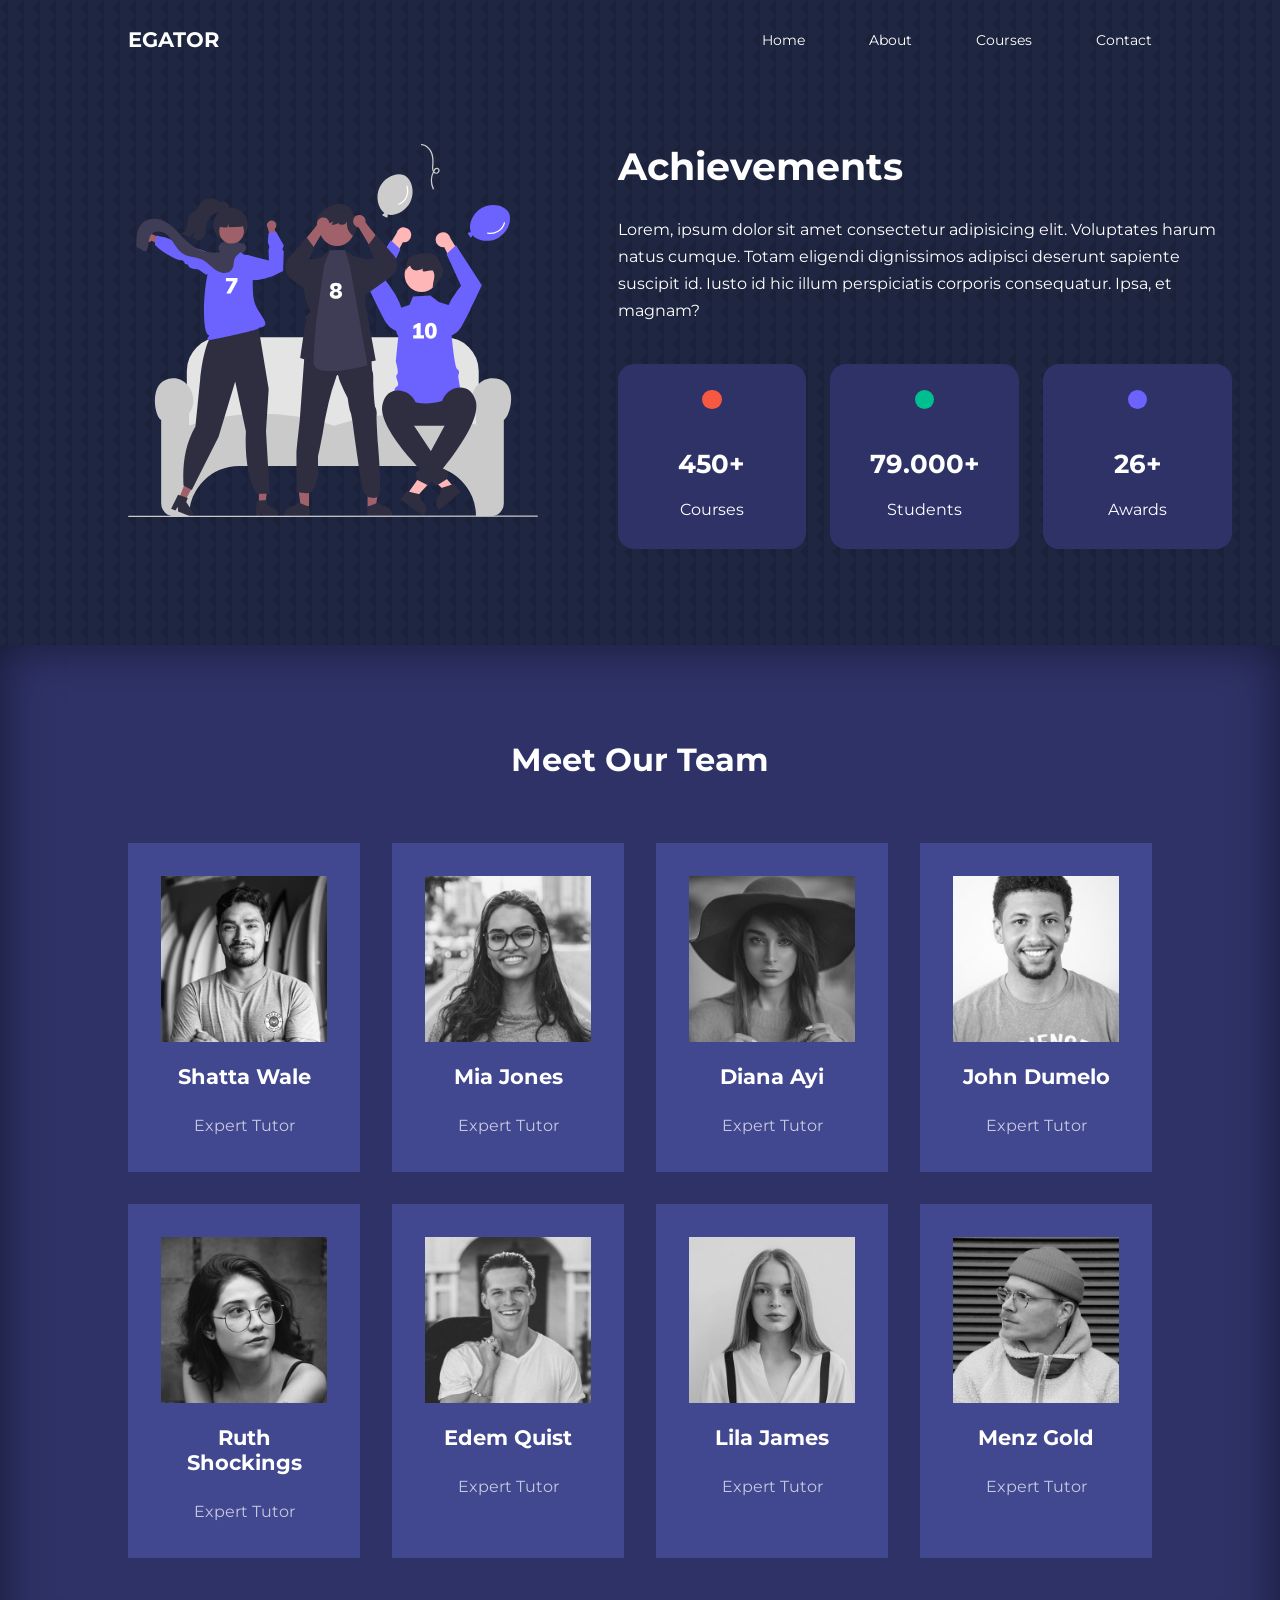
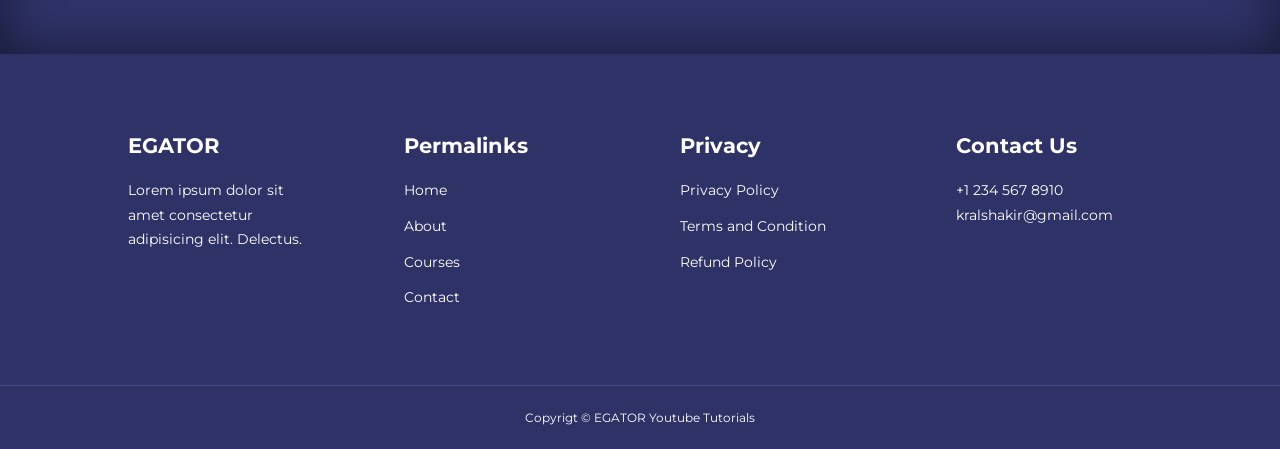
<file: about.html>
<!doctype html>
<html lang="en">
  <head>
    <meta charset="UTF-8" />
    <meta name="viewport" content="width=device-width, initial-scale=1.0" />
    <title>
      Responsive Multipage Education Website Using HTML, CSS & JavaScript
    </title>
    <!-- ! Iconscout CDN -->
    <link
      rel="stylesheet"
      href="https://unicons.iconscout.com/release/v4.2.0/css/solid.css"
    />
    <link
      rel="stylesheet"
      href="https://unicons.iconscout.com/release/v4.2.0/css/line.css"
    />

    <!-- ! Google Font Montserrat -->
    <link rel="preconnect" href="https://fonts.googleapis.com" />
    <link rel="preconnect" href="https://fonts.gstatic.com" crossorigin />
    <link
      href="https://fonts.googleapis.com/css2?family=Montserrat:ital,wght@0,100..900;1,100..900&display=swap"
      rel="stylesheet"
    />

    <link rel="stylesheet" href="css/style.css" />
    <link rel="stylesheet" href="css/about.css" />
    <style>
      body {
        background-image: url("./images/bg-texture.png");
      }
    </style>
  </head>
  <body>
    <nav>
      <div class="container nav__container">
        <a href="index.html"><h4>EGATOR</h4></a>
        <ul class="nav__menu">
          <li><a href="index.html">Home</a></li>
          <li><a href="about.html">About</a></li>
          <li><a href="courses.html">Courses</a></li>
          <li><a href="contact.html">Contact</a></li>
        </ul>
        <button class="open-menu-btn"><i class="uis uis-bars"></i></button>
        <button class="close-menu-btn"><i class="uis uis-multiply"></i></button>
      </div>
    </nav>
    <!--? ============== Navbar End ===============-->

    <section class="about__achievements">
      <div class="container about__achievements-container">
        <div class="about__achievements-left">
          <img src="images/about achievements.svg" />
        </div>
        <div class="about__achievements-right">
          <h1>Achievements</h1>
          <p>
            Lorem, ipsum dolor sit amet consectetur adipisicing elit. Voluptates
            harum natus cumque. Totam eligendi dignissimos adipisci deserunt
            sapiente suscipit id. Iusto id hic illum perspiciatis corporis
            consequatur. Ipsa, et magnam?
          </p>
          <div class="achievements__cards">
            <article class="achievement__card">
              <span class="achievement__icon"
                ><i class="uil uil-video"></i
              ></span>
              <h3>450+</h3>
              <p>Courses</p>
            </article>

            <article class="achievement__card">
              <span class="achievement__icon"
                ><i class="uil uil-users-alt"></i
              ></span>
              <h3>79.000+</h3>
              <p>Students</p>
            </article>

            <article class="achievement__card">
              <span class="achievement__icon"
                ><i class="uil uil-trophy"></i
              ></span>
              <h3>26+</h3>
              <p>Awards</p>
            </article>
          </div>
        </div>
      </div>
    </section>

    <!--? ============== Achievements End ===============-->

    <section class="team">
      <h2>Meet Our Team</h2>
      <div class="container team__container">
        <article class="team__member">
          <div class="team__member-image">
            <img src="images/tm1.jpg" />
          </div>
          <div class="team_member-info">
            <h4>Shatta Wale</h4>
            <p>Expert Tutor</p>
          </div>
          <div class="team__member-socials">
            <a href="https://instagram.com" target="_blank"
              ><i class="uil uil-instagram"></i
            ></a>
            <a href="https://twitter.com" target="_blank"
              ><i class="uil uil-twitter-alt"></i
            ></a>
            <a href="https://linkedin.com" target="_blank"
              ><i class="uil uil-linkedin-alt"></i
            ></a>
          </div>
        </article>

        <article class="team__member">
          <div class="team__member-image">
            <img src="images/tm2.jpg" />
          </div>
          <div class="team_member-info">
            <h4>Mia Jones</h4>
            <p>Expert Tutor</p>
          </div>
          <div class="team__member-socials">
            <a href="https://instagram.com" target="_blank"
              ><i class="uil uil-instagram"></i
            ></a>
            <a href="https://twitter.com" target="_blank"
              ><i class="uil uil-twitter-alt"></i
            ></a>
            <a href="https://linkedin.com" target="_blank"
              ><i class="uil uil-linkedin-alt"></i
            ></a>
          </div>
        </article>

        <article class="team__member">
          <div class="team__member-image">
            <img src="images/tm3.jpg" />
          </div>
          <div class="team_member-info">
            <h4>Diana Ayi</h4>
            <p>Expert Tutor</p>
          </div>
          <div class="team__member-socials">
            <a href="https://instagram.com" target="_blank"
              ><i class="uil uil-instagram"></i
            ></a>
            <a href="https://twitter.com" target="_blank"
              ><i class="uil uil-twitter-alt"></i
            ></a>
            <a href="https://linkedin.com" target="_blank"
              ><i class="uil uil-linkedin-alt"></i
            ></a>
          </div>
        </article>

        <article class="team__member">
          <div class="team__member-image">
            <img src="images/tm4.jpg" />
          </div>
          <div class="team_member-info">
            <h4>John Dumelo</h4>
            <p>Expert Tutor</p>
          </div>
          <div class="team__member-socials">
            <a href="https://instagram.com" target="_blank"
              ><i class="uil uil-instagram"></i
            ></a>
            <a href="https://twitter.com" target="_blank"
              ><i class="uil uil-twitter-alt"></i
            ></a>
            <a href="https://linkedin.com" target="_blank"
              ><i class="uil uil-linkedin-alt"></i
            ></a>
          </div>
        </article>

        <article class="team__member">
          <div class="team__member-image">
            <img src="images/tm5.jpg" />
          </div>
          <div class="team_member-info">
            <h4>Ruth Shockings</h4>
            <p>Expert Tutor</p>
          </div>
          <div class="team__member-socials">
            <a href="https://instagram.com" target="_blank"
              ><i class="uil uil-instagram"></i
            ></a>
            <a href="https://twitter.com" target="_blank"
              ><i class="uil uil-twitter-alt"></i
            ></a>
            <a href="https://linkedin.com" target="_blank"
              ><i class="uil uil-linkedin-alt"></i
            ></a>
          </div>
        </article>

        <article class="team__member">
          <div class="team__member-image">
            <img src="images/tm6.jpg" />
          </div>
          <div class="team_member-info">
            <h4>Edem Quist</h4>
            <p>Expert Tutor</p>
          </div>
          <div class="team__member-socials">
            <a href="https://instagram.com" target="_blank"
              ><i class="uil uil-instagram"></i
            ></a>
            <a href="https://twitter.com" target="_blank"
              ><i class="uil uil-twitter-alt"></i
            ></a>
            <a href="https://linkedin.com" target="_blank"
              ><i class="uil uil-linkedin-alt"></i
            ></a>
          </div>
        </article>

        <article class="team__member">
          <div class="team__member-image">
            <img src="images/tm7.jpg" />
          </div>
          <div class="team_member-info">
            <h4>Lila James</h4>
            <p>Expert Tutor</p>
          </div>
          <div class="team__member-socials">
            <a href="https://instagram.com" target="_blank"
              ><i class="uil uil-instagram"></i
            ></a>
            <a href="https://twitter.com" target="_blank"
              ><i class="uil uil-twitter-alt"></i
            ></a>
            <a href="https://linkedin.com" target="_blank"
              ><i class="uil uil-linkedin-alt"></i
            ></a>
          </div>
        </article>

        <article class="team__member">
          <div class="team__member-image">
            <img src="images/tm8.jpg" />
          </div>
          <div class="team_member-info">
            <h4>Menz Gold</h4>
            <p>Expert Tutor</p>
          </div>
          <div class="team__member-socials">
            <a href="https://instagram.com" target="_blank"
              ><i class="uil uil-instagram"></i
            ></a>
            <a href="https://twitter.com" target="_blank"
              ><i class="uil uil-twitter-alt"></i
            ></a>
            <a href="https://linkedin.com" target="_blank"
              ><i class="uil uil-linkedin-alt"></i
            ></a>
          </div>
        </article>

      </div>
    </section>
        <!--? ============== Team Section End ===============-->


    <footer>
      <div class="container footer__container">
        <div class="footer__1">
          <a href="index.html" class="footer__logo">
            <h4>EGATOR</h4>
          </a>
          <p>
            Lorem ipsum dolor sit amet consectetur adipisicing elit. Delectus.
          </p>
        </div>

        <div class="footer__2">
          <h4>Permalinks</h4>
          <ul class="permalinks">
            <li><a href="index.html">Home</a></li>
            <li><a href="about.html">About</a></li>
            <li><a href="courses.html">Courses</a></li>
            <li><a href="contact.html">Contact</a></li>
          </ul>
        </div>
        <div class="footer__3">
          <h4>Privacy</h4>
          <ul class="privacy">
            <li><a href="#">Privacy Policy</a></li>
            <li><a href="#">Terms and Condition</a></li>
            <li><a href="#">Refund Policy</a></li>
          </ul>
        </div>

        <div class="footer__4">
          <h4>Contact Us</h4>
          <div>
            <p>+1 234 567 8910</p>
            <p>kralshakir@gmail.com</p>
          </div>
          <ul class="footer__socials">
            <li>
              <a href="#"><i class="uil uil-facebook-f"></i></a>
            </li>
            <li>
              <a href="#"><i class="uil uil-instagram-alt"></i></a>
            </li>
            <li>
              <a href="#"><i class="uil uil-twitter"></i></a>
            </li>
            <li>
              <a href="#"><i class="uil uil-linkedin-alt"></i></a>
            </li>
          </ul>
        </div>
      </div>
      <div class="footer__copyright">
        <small>Copyrigt &copy; EGATOR Youtube Tutorials</small>
      </div>
    </footer>

    <script src="main.js"></script>
  </body>
</html>
</file>
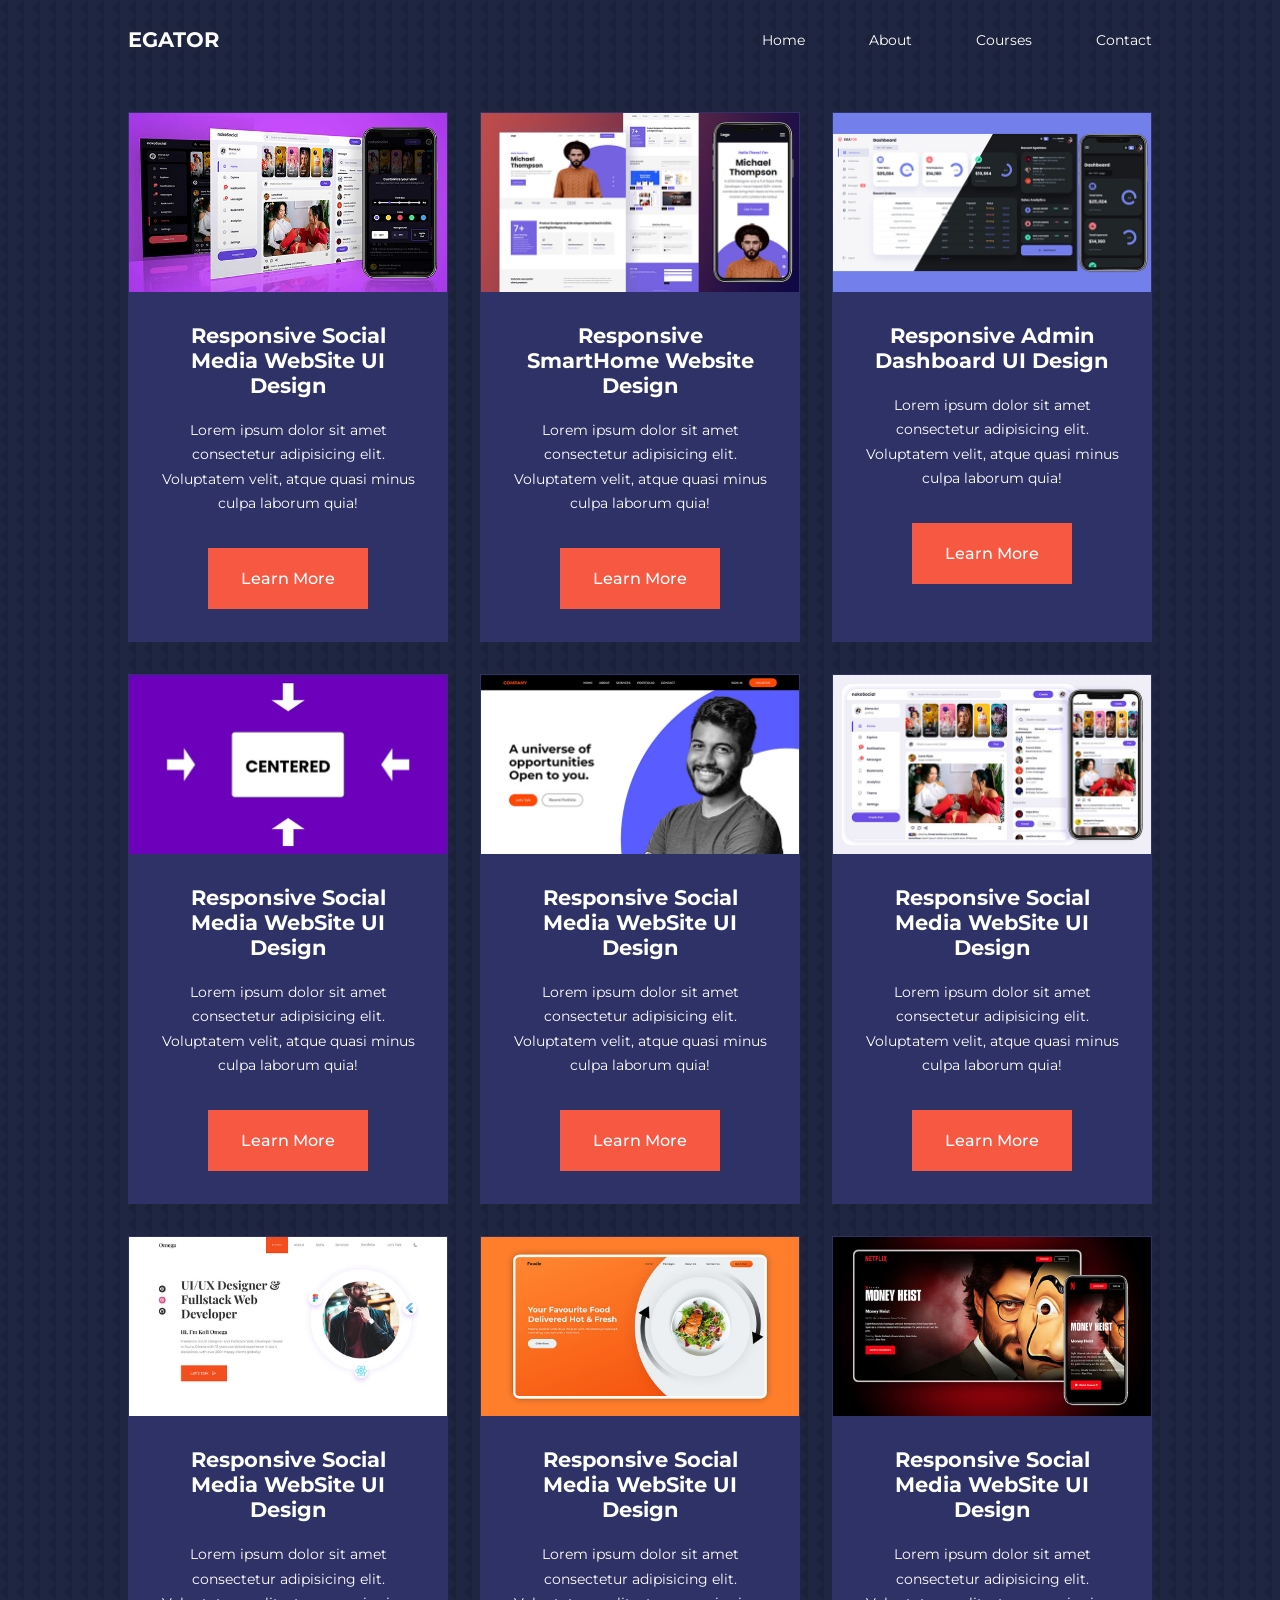
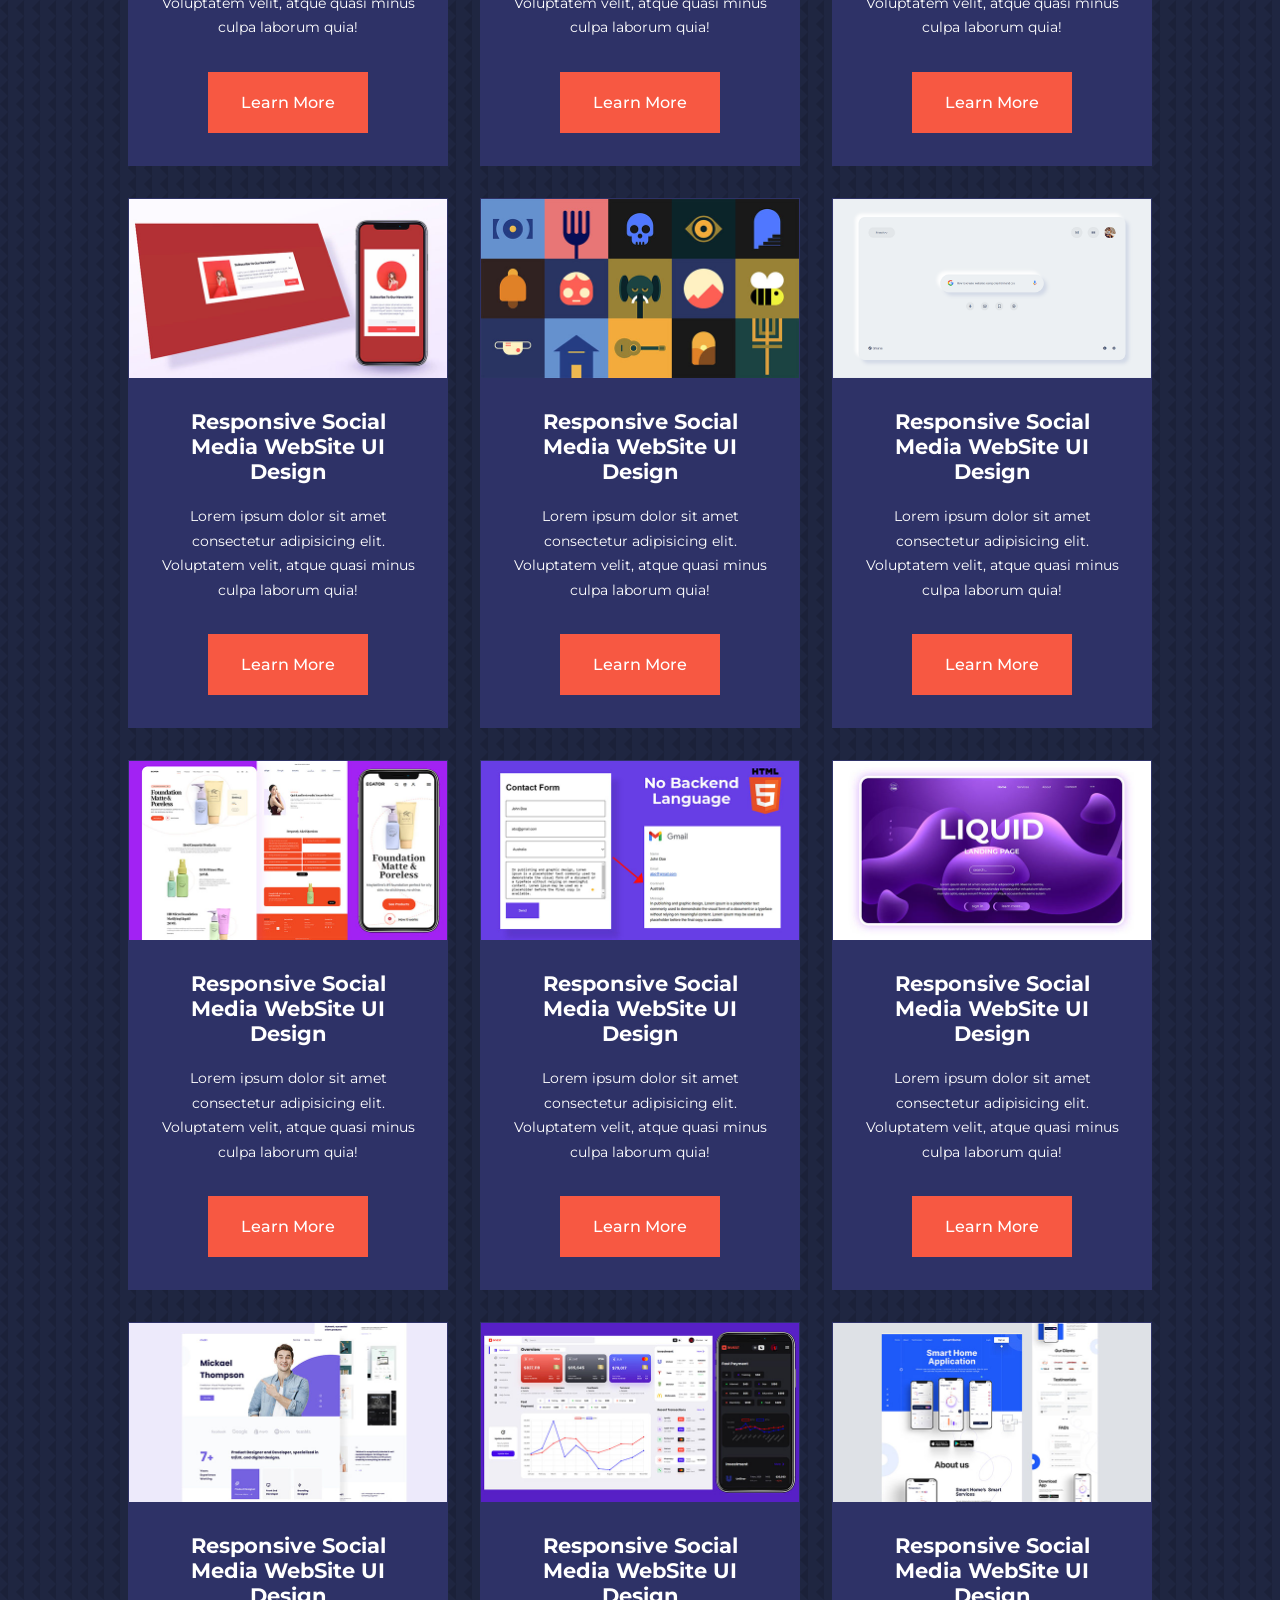
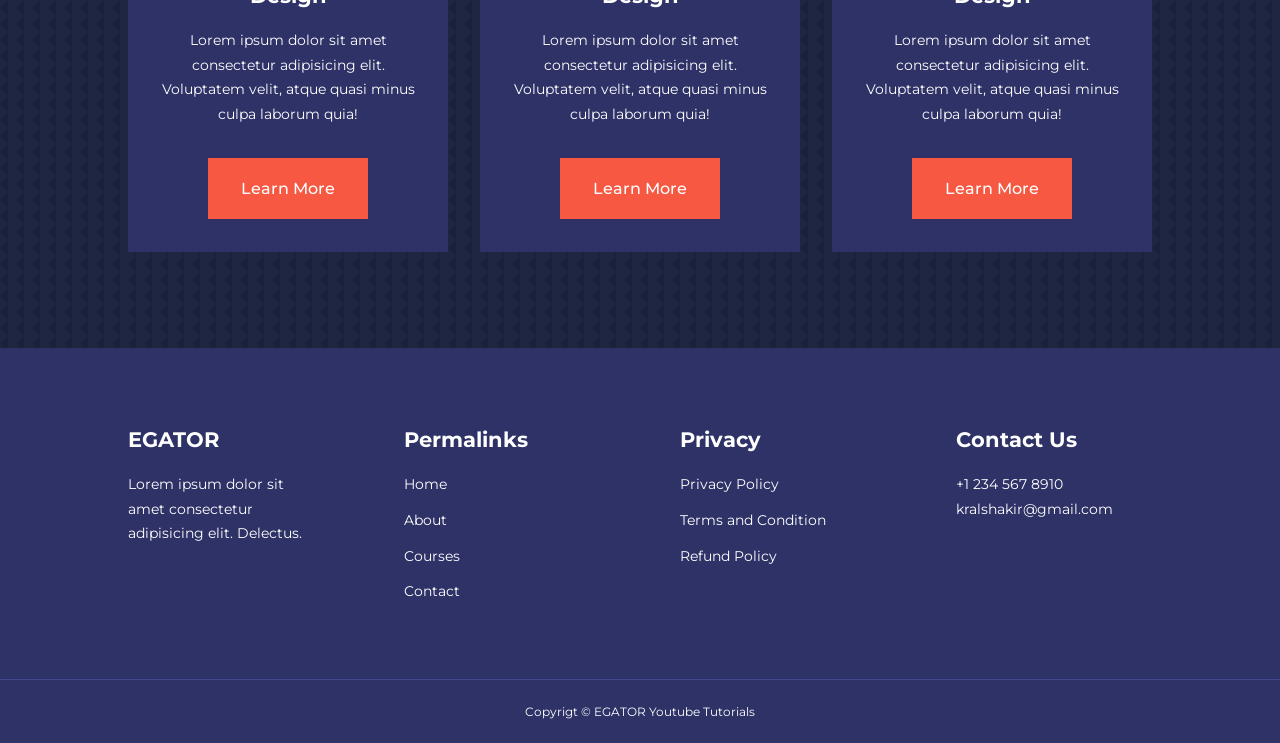
<file: courses.html>
<!doctype html>
<html lang="en">
  <head>
    <meta charset="UTF-8" />
    <meta name="viewport" content="width=device-width, initial-scale=1.0" />
    <title>
      Responsive Multipage Education Website Using HTML, CSS & JavaScript
    </title>
    <!-- ! Iconscout CDN -->
    <link
      rel="stylesheet"
      href="https://unicons.iconscout.com/release/v4.2.0/css/solid.css"
    />
    <link
      rel="stylesheet"
      href="https://unicons.iconscout.com/release/v4.2.0/css/line.css"
    />

    <!-- ! Google Font Montserrat -->
    <link rel="preconnect" href="https://fonts.googleapis.com" />
    <link rel="preconnect" href="https://fonts.gstatic.com" crossorigin />
    <link
      href="https://fonts.googleapis.com/css2?family=Montserrat:ital,wght@0,100..900;1,100..900&display=swap"
      rel="stylesheet"
    />

    <link rel="stylesheet" href="css/style.css" />
    <style>
        .courses {
          margin-top: 1rem;  
        }
        body {
        background-image: url("./images/bg-texture.png");
      }
    </style>
    
  </head>
  <body>
    <nav>
      <div class="container nav__container">
        <a href="index.html"><h4>EGATOR</h4></a>
        <ul class="nav__menu">
          <li><a href="index.html">Home</a></li>
          <li><a href="about.html">About</a></li>
          <li><a href="courses.html">Courses</a></li>
          <li><a href="contact.html">Contact</a></li>
        </ul>
        <button class="open-menu-btn"><i class="uis uis-bars"></i></button>
        <button class="close-menu-btn"><i class="uis uis-multiply"></i></button>
      </div>
    </nav>
    <!--? ============== Navbar End ===============-->




    <section class="courses">
      <div class="container courses__container">
        <article class="course">
          <div class="course__image">
            <img src="images/course1.jpg" />
          </div>
          <div class="course__info">
            <h4>Responsive Social Media WebSite UI Design</h4>
            <p>
              Lorem ipsum dolor sit amet consectetur adipisicing elit.
              Voluptatem velit, atque quasi minus culpa laborum quia!
            </p>
            <a href="courses.html" class="btn btn-primary">Learn More</a>
          </div>
        </article>

        <article class="course">
          <div class="course__image">
            <img src="images/course2.jpg" />
          </div>
          <div class="course__info">
            <h4>Responsive SmartHome Website Design</h4>
            <p>
              Lorem ipsum dolor sit amet consectetur adipisicing elit.
              Voluptatem velit, atque quasi minus culpa laborum quia!
            </p>
            <a href="courses.html" class="btn btn-primary">Learn More</a>
          </div>
        </article>
        <article class="course">
          <div class="course__image">
            <img src="images/course3.jpg" />
          </div>
          <div class="course__info">
            <h4>Responsive Admin Dashboard UI Design</h4>
            <p>
              Lorem ipsum dolor sit amet consectetur adipisicing elit.
              Voluptatem velit, atque quasi minus culpa laborum quia!
            </p>
            <a href="courses.html" class="btn btn-primary">Learn More</a>
          </div>
        </article>

         <article class="course">
          <div class="course__image">
            <img src="images/course4.jpg" />
          </div>
          <div class="course__info">
            <h4>Responsive Social Media WebSite UI Design</h4>
            <p>
              Lorem ipsum dolor sit amet consectetur adipisicing elit.
              Voluptatem velit, atque quasi minus culpa laborum quia!
            </p>
            <a href="courses.html" class="btn btn-primary">Learn More</a>
          </div>
        </article>

         <article class="course">
          <div class="course__image">
            <img src="images/course5.jpg" />
          </div>
          <div class="course__info">
            <h4>Responsive Social Media WebSite UI Design</h4>
            <p>
              Lorem ipsum dolor sit amet consectetur adipisicing elit.
              Voluptatem velit, atque quasi minus culpa laborum quia!
            </p>
            <a href="courses.html" class="btn btn-primary">Learn More</a>
          </div>
        </article>

         <article class="course">
          <div class="course__image">
            <img src="images/course6.jpg" />
          </div>
          <div class="course__info">
            <h4>Responsive Social Media WebSite UI Design</h4>
            <p>
              Lorem ipsum dolor sit amet consectetur adipisicing elit.
              Voluptatem velit, atque quasi minus culpa laborum quia!
            </p>
            <a href="courses.html" class="btn btn-primary">Learn More</a>
          </div>
        </article>

         <article class="course">
          <div class="course__image">
            <img src="images/course7.jpg" />
          </div>
          <div class="course__info">
            <h4>Responsive Social Media WebSite UI Design</h4>
            <p>
              Lorem ipsum dolor sit amet consectetur adipisicing elit.
              Voluptatem velit, atque quasi minus culpa laborum quia!
            </p>
            <a href="courses.html" class="btn btn-primary">Learn More</a>
          </div>
        </article>

         <article class="course">
          <div class="course__image">
            <img src="images/course8.jpg" />
          </div>
          <div class="course__info">
            <h4>Responsive Social Media WebSite UI Design</h4>
            <p>
              Lorem ipsum dolor sit amet consectetur adipisicing elit.
              Voluptatem velit, atque quasi minus culpa laborum quia!
            </p>
            <a href="courses.html" class="btn btn-primary">Learn More</a>
          </div>
        </article>

         <article class="course">
          <div class="course__image">
            <img src="images/course9.jpg" />
          </div>
          <div class="course__info">
            <h4>Responsive Social Media WebSite UI Design</h4>
            <p>
              Lorem ipsum dolor sit amet consectetur adipisicing elit.
              Voluptatem velit, atque quasi minus culpa laborum quia!
            </p>
            <a href="courses.html" class="btn btn-primary">Learn More</a>
          </div>
        </article>

         <article class="course">
          <div class="course__image">
            <img src="images/course10.jpg" />
          </div>
          <div class="course__info">
            <h4>Responsive Social Media WebSite UI Design</h4>
            <p>
              Lorem ipsum dolor sit amet consectetur adipisicing elit.
              Voluptatem velit, atque quasi minus culpa laborum quia!
            </p>
            <a href="courses.html" class="btn btn-primary">Learn More</a>
          </div>
        </article>

         <article class="course">
          <div class="course__image">
            <img src="images/course11.jpg" />
          </div>
          <div class="course__info">
            <h4>Responsive Social Media WebSite UI Design</h4>
            <p>
              Lorem ipsum dolor sit amet consectetur adipisicing elit.
              Voluptatem velit, atque quasi minus culpa laborum quia!
            </p>
            <a href="courses.html" class="btn btn-primary">Learn More</a>
          </div>
        </article>

         <article class="course">
          <div class="course__image">
            <img src="images/course12.jpg" />
          </div>
          <div class="course__info">
            <h4>Responsive Social Media WebSite UI Design</h4>
            <p>
              Lorem ipsum dolor sit amet consectetur adipisicing elit.
              Voluptatem velit, atque quasi minus culpa laborum quia!
            </p>
            <a href="courses.html" class="btn btn-primary">Learn More</a>
          </div>
        </article>

        <article class="course">
          <div class="course__image">
            <img src="images/course13.jpg" />
          </div>
          <div class="course__info">
            <h4>Responsive Social Media WebSite UI Design</h4>
            <p>
              Lorem ipsum dolor sit amet consectetur adipisicing elit.
              Voluptatem velit, atque quasi minus culpa laborum quia!
            </p>
            <a href="courses.html" class="btn btn-primary">Learn More</a>
          </div>
        </article>

        <article class="course">
          <div class="course__image">
            <img src="images/course14.jpg" />
          </div>
          <div class="course__info">
            <h4>Responsive Social Media WebSite UI Design</h4>
            <p>
              Lorem ipsum dolor sit amet consectetur adipisicing elit.
              Voluptatem velit, atque quasi minus culpa laborum quia!
            </p>
            <a href="courses.html" class="btn btn-primary">Learn More</a>
          </div>
        </article>

        <article class="course">
          <div class="course__image">
            <img src="images/course15.jpg" />
          </div>
          <div class="course__info">
            <h4>Responsive Social Media WebSite UI Design</h4>
            <p>
              Lorem ipsum dolor sit amet consectetur adipisicing elit.
              Voluptatem velit, atque quasi minus culpa laborum quia!
            </p>
            <a href="courses.html" class="btn btn-primary">Learn More</a>
          </div>
        </article>

         <article class="course">
          <div class="course__image">
            <img src="images/course16.jpg" />
          </div>
          <div class="course__info">
            <h4>Responsive Social Media WebSite UI Design</h4>
            <p>
              Lorem ipsum dolor sit amet consectetur adipisicing elit.
              Voluptatem velit, atque quasi minus culpa laborum quia!
            </p>
            <a href="courses.html" class="btn btn-primary">Learn More</a>
          </div>
        </article>

         <article class="course">
          <div class="course__image">
            <img src="images/course17.jpg" />
          </div>
          <div class="course__info">
            <h4>Responsive Social Media WebSite UI Design</h4>
            <p>
              Lorem ipsum dolor sit amet consectetur adipisicing elit.
              Voluptatem velit, atque quasi minus culpa laborum quia!
            </p>
            <a href="courses.html" class="btn btn-primary">Learn More</a>
          </div>
        </article>

         <article class="course">
          <div class="course__image">
            <img src="images/course18.jpg" />
          </div>
          <div class="course__info">
            <h4>Responsive Social Media WebSite UI Design</h4>
            <p>
              Lorem ipsum dolor sit amet consectetur adipisicing elit.
              Voluptatem velit, atque quasi minus culpa laborum quia!
            </p>
            <a href="courses.html" class="btn btn-primary">Learn More</a>
          </div>
        </article>
      </div>
    </section>
    <!--? ============== Courses End ===============-->


     

<footer>
      <div class="container footer__container">
        <div class="footer__1">
          <a href="index.html" class="footer__logo">
            <h4>EGATOR</h4>
          </a>
          <p>
            Lorem ipsum dolor sit amet consectetur adipisicing elit. Delectus.
          </p>
        </div>

        <div class="footer__2">
          <h4>Permalinks</h4>
          <ul class="permalinks">
            <li><a href="index.html">Home</a></li>
            <li><a href="about.html">About</a></li>
            <li><a href="courses.html">Courses</a></li>
            <li><a href="contact.html">Contact</a></li>
          </ul>
        </div>
        <div class="footer__3">
          <h4>Privacy</h4>
          <ul class="privacy">
            <li><a href="#">Privacy Policy</a></li>
            <li><a href="#">Terms and Condition</a></li>
            <li><a href="#">Refund Policy</a></li>
          </ul>
        </div>

        <div class="footer__4">
          <h4>Contact Us</h4>
          <div>
            <p>+1 234 567 8910</p>
            <p>kralshakir@gmail.com</p>
          </div>
          <ul class="footer__socials">
            <li>
              <a href="#"><i class="uil uil-facebook-f"></i></a>
            </li>
            <li>
              <a href="#"><i class="uil uil-instagram-alt"></i></a>
            </li>
            <li>
              <a href="#"><i class="uil uil-twitter"></i></a>
            </li>
            <li>
              <a href="#"><i class="uil uil-linkedin-alt"></i></a>
            </li>
          </ul>
        </div>
      </div>
      <div class="footer__copyright">
        <small>Copyrigt &copy; EGATOR Youtube Tutorials</small>
      </div>
    </footer>

    <script src="main.js"></script>
  </body>
</html>
</file>
<file: css/style.css>
* {
  margin: 0;
  padding: 0;
  border: 0;
  outline: 0;
  text-decoration: none;
  list-style: none;
  box-sizing: border-box;
}
:root {
  --color-primary: #6c63ff;
  --color-success: #00bf8e;
  --color-warning: #f7c94b;
  --color-danger: #f75842;
  --color-danger-variant: rgba(247, 88, 66, 0.4);
  --color-white: #fff;
  --color-light: rgba(255, 255, 255, 0.7);
  --color-black: #000;
  --color-bg: #1f2641;
  --color-bg1: #2e3267;
  --color-bg2: #424890;

  --container-width-lg: 80%;
  --container-width-md: 90%;
  --container-width-sm: 94%;

  --transition: all 400ms ease;
}
body {
  font-family: "Montserrat", sans-serif;
  line-height: 1.7;
  color: var(--color-white);
  background-color: var(--color-bg);
}
.container {
  width: var(--container-width-lg);
  margin: 0 auto;
}
section {
  padding: 6rem 0;
}
section h2 {
  text-align: center;
  margin-bottom: 4rem;
}
h1,
h2,
h3,
h4,
h5 {
  line-height: 1.2;
}
h1 {
  font-size: 2.4rem;
}
h2 {
  font-size: 2rem;
}

h3 {
  font-size: 1.6rem;
}
h4 {
  font-size: 1.3rem;
}
a {
  color: var(--color-white);
}
img {
  width: 100%;
  display: block;
  object-fit: cover;
}
.btn {
  display: inline-block;
  background: var(--color-white);
  color: var(--color-black);
  padding: 1rem 2rem;
  border: 1px solid transparent;
  font-weight: 500;
  transition: var(--transition);
}
.btn:hover {
  background: transparent;
  color: var(--color-white);
  border-color: var(--color-white);
}
.btn-primary {
  background: var(--color-danger);
  color: var(--color-white);
}

/* ?===============  NAVBAR  ================ */
nav {
  background: transparent;
  width: 100vw;
  height: 5rem;
  position: fixed;
  top: 0;
  z-index: 11;
}
/* change navbar styles on scroll using javascript */
.window-scroll {
  background: var(--color-primary);
  box-shadow: 0 1rem 2rem rgba(0, 0, 0, 0.2);
}

.nav__container {
  height: 100%;
  display: flex;
  justify-content: space-between;
  align-items: center;
}
nav button {
  display: none;
}
.nav__menu {
  display: flex;
  align-items: center;
  gap: 4rem;
}

.nav__menu a {
  font-size: 0.9rem;
  transition: var(--transition);
}
.nav__menu a:hover {
  color: var(--color-bg2);
}

/* ?===============  Header  ================ */
header {
  position: relative;
  top: 5rem;
  overflow: hidden;
  height: 70vh;
  margin-bottom: 5rem;
}
.header__container {
  display: grid;
  grid-template-columns: 1fr 1fr;
  align-items: center;
  gap: 5rem;
  height: 100%;
}

.header__left p {
  margin: 1rem 0 2.4rem;
}

/* ?===============  Categories  ================ */

.categories {
  background: var(--color-bg1);
  height: 32rem;
}
.categories h1 {
  line-height: 1;
  margin-bottom: 3rem;
}
.categories__container {
  display: grid;
  grid-template-columns: 40% 60%;
}
.categories__left {
  margin-right: 4rem;
}
.categories__left p {
  margin: 1rem 0 3rem;
}
.categories__right {
  display: grid;
  grid-template-columns: repeat(3, 1fr);
  gap: 1.2rem;
}
.category {
  background: var(--color-bg2);
  padding: 2rem;
  border-radius: 2rem;
  transition: var(--transition);
}
.category:hover {
  box-shadow: 0 3rem 3rem rgba(0, 0, 0, 0.3);
  z-index: 1;
}

.category:nth-child(2) .category__icon {
  background: var(--color-danger);
}
.category:nth-child(3) .category__icon {
  background: var(--color-success);
}
.category:nth-child(4) .category__icon {
  background: var(--color-warning);
}
.category:nth-child(5) .category__icon {
  background: var(--color-success);
}

.category__icon {
  background: var(--color-primary);
  padding: 0.7rem;
  border-radius: 0.9rem;
}
.category h5 {
  margin: 2rem 0 1rem;
}

.category p {
  font-size: 0.85rem;
}

/* ?===========Popular Courses================ */

.courses {
  margin-top: 10rem;
}

.courses__container {
  display: grid;
  grid-template-columns: repeat(3, 1fr);
  gap: 2rem;
}

.course {
  background: var(--color-bg1);
  text-align: center;
  border: 1px solid transparent;
  transition: var(--transition);
}

.course:hover {
  background: transparent;
  border-color: var(--color-primary);
}
.course__info {
  padding: 2rem;
}

.course__info p {
  margin: 1.2rem 0 2rem;
  font-size: 0.9rem;
}

/* ?=========== FAQs ================ */

.faqs {
  background: var(--color-bg1);
  box-shadow: inset 0 0 3rem rgba(0, 0, 0, 0.5);
}
.faqs__container {
  display: grid;
  grid-template-columns: 1fr 1fr;
  gap: 1rem;
}
.faq {
  padding: 2rem;
  display: flex;
  align-items: center;
  gap: 1.4rem;
  height: fit-content;
  background: var(--color-primary);
  cursor: pointer;
}
.faq h4 {
  font-size: 1rem;
  line-height: 2.2;
}
.faq__icon {
  align-self: flex-start;
  font-size: 1.2rem;
}
.faq p {
  margin-top: 0.8rem;
  display: none;
}
.faq.open p {
  display: block;
}

/* ?=========== Testimonials ================ */

.testimonials__container {
  overflow-x: hidden;
  position: relative;
  margin-bottom: 5rem;
}

.testimonial {
  padding-top: 2rem;
}

.avatar {
  width: 6rem;
  height: 6rem;
  border-radius: 50%;
  overflow: hidden;
  margin: 0 auto 1rem;
  border: 1rem solid var(--color-bg1);
}

.testimonial__info {
  text-align: center;
}
.testimonial__body {
  background: var(--color-primary);
  padding: 2rem;
  margin-top: 3rem;
  position: relative;
}

.testimonial__body::before {
  content: "";
  display: block;
  background: linear-gradient(
    135deg,
    transparent,
    var(--color-primary),
    var(--color-primary),
    var(--color-primary)
  );
  width: 3rem;
  height: 3rem;
  position: absolute;
  left: 50%;
  top: -1.5rem;
  transform: rotate(45deg);
}

/* ?=========== Footer ================ */

footer {
  background: var(--color-bg1);
  padding-top: 5rem;
  font-size: 0.9rem;
}
.footer__container {
  display: grid;
  grid-template-columns: repeat(4, 1fr);
  gap: 5rem;
}
.footer__container > div h4 {
  margin-bottom: 1.2rem;
}
.footer__1 p {
  margin: 0 0 2rem;
}
footer ul li {
  margin-bottom: 0.7rem;
}

footer ul li a:hover {
  text-decoration: underline;
}
.footer__socials {
  display: flex;
  gap: 1rem;
  font-size: 1.2rem;
  margin-top: 2rem;
}

.footer__copyright {
  text-align: center;
  margin-top: 4rem;
  padding: 1.2rem 0;
  border-top: 1px solid var(--color-bg2);
}

/* ?=========== MEDIA QUERIES TABLETS ================ */
@media screen and (max-width: 1024px) {
  .container {
    width: var(--container-width-md);
  }
  h1 {
    font-size: 2.2rem;
  }
  h2 {
    font-size: 1.7rem;
  }
  h3 {
    font-size: 1.4rem;
  }
  h4 {
    font-size: 1.2rem;
  }

  /* ?=========== Navbar ================ */
  nav button {
    display: inline-block;
    background: transparent;
    font-size: 1.8rem;
    color: var(--color-white);
    cursor: pointer;
  }

  nav button.close-menu-btn {
    display: none;
  }
  .nav__menu {
    position: fixed;
    top: 5rem;
    right: 5%;
    height: fit-content;
    width: 18rem;
    flex-direction: column;
    gap: 0;
    display: none;
  }
  .nav__menu li {
    width: 100%;
    height: 5.8rem;
    animation: animateNavitems 400ms linear forwards;
    transform-origin: top right;
    opacity: 0;
  }
  .nav__menu li:nth-child(2) {
    animation-delay: 200ms;
  }
  .nav__menu li:nth-child(3) {
    animation-delay: 400ms;
  }
  .nav__menu li:nth-child(4) {
    animation-delay: 600ms;
  }

  @keyframes animateNavitems {
    0% {
      transform: rotateZ(-90deg) rotateX(90deg) scale(0.1);
    }
    100% {
      transform: rotateZ(0) rotateX(0) scale(1);
      opacity: 1;
    }
  }

  .nav__menu li a {
    background: var(--color-primary);
    box-shadow: -4rem 6rem 10rem rgba(0, 0, 0, 0.6);
    height: 100%;
    width: 100%;
    display: grid;
    place-items: center;
  }
  .nav__menu li a:hover {
    background: var(--color-bg2);
    color: var(--color-white);
  }

  /* ?=========== Header ================ */

  header {
    height: 60vh;
    margin-bottom: 4rem;
  }
  .header__container {
    gap: 0;
    padding-bottom: 3rem;
  }

  /* ?=========== Categories ================ */

  .categories {
    height: auto;
  }
  .categories__container {
    grid-template-columns: 1fr;
    gap: 3rem;
  }
  .categories__left {
    margin-right: 0;
  }
  /* ?=========== Courses ================ */
  .courses {
    margin-top: 0;
  }
  .courses__container {
    grid-template-columns: 1fr 1fr;
  }
  /* ?=========== FAQs ================ */
  .faqs__container {
    grid-template-columns: 1fr;
  }
  .faq {
    padding: 1.5rem;
  }
  /* ?=========== Footer ================ */
  .footer__container {
    grid-template-columns: 1fr 1fr;
  }
}

/* ?=========== Media Queries (Phone) ================ */

@media screen and (max-width: 600px) {
  .container {
    height: var(--container-width-sm);
  }

  /* ?=========== Navbar ================ */
  .nav__menu {
    right: 3%;
  }


  /* ?=========== Header ================ */
  header {
    height: 100vh;
  }

  .header__container {
    grid-template-columns: 1fr;
    text-align: center;
    margin-top: 0;
  }
  .header__left p {
    margin-bottom: 1.3rem;
  }
  /* ?=========== Categories ================ */

  .categories__right {
    grid-template-columns: 1fr 1fr;
    gap: 0.7rem;
  }
  .category {
    padding: 1rem;
    border-radius: 1rem;
  }

  .category__icon {
    margin-top: 4px;
    display: inline-block;
  }

    /* ?=========== Categories ================ */
.courses__container {
    grid-template-columns: 1fr;
}
    /* ?=========== Testimonials ================ */

    .testimonial__body {
        padding: 1.2rem;
    }

    /* ?=========== Footer ================ */

     .footer__container {
        grid-template-columns: 1fr;
        text-align: center;
        gap: 2rem;
     }
     .footer__1 p {
        margin: 1rem auto;
     }
     .footer__socials {
        justify-content: center;
        padding: 2rem;
        
     }
}
</file>
<file: css/about.css>
/* ? =========== Achievements ================*/
.about__achievements {
  margin-top: 3rem;
}
.about__achievements-container {
  display: grid;
  grid-template-columns: 40% 60%;
  gap: 5rem;
}
.about__achievements-right > p {
  margin: 1.6rem 0 2.5rem;
}
.achievements__cards {
  display: grid;
  grid-template-columns: repeat(3, 1fr);
  gap: 1.5rem;
}
.achievement__card {
  background: var(--color-bg1);
  padding: 1.6rem;
  border-radius: 1rem;
  text-align: center;
  transition: var(--transition);
}
.achievement__card:hover {
  background: var(--color-bg2);
  box-shadow: 0 3rem 3rem rgba(0, 0, 0, 0.3);
}
.achievement__icon {
  background: var(--color-danger);
  padding: 0.6rem;
  border-radius: 1rem;
  display: inline-block;
  margin-bottom: 2rem;
  font-size: 2rem;
}
.achievement__card:nth-child(2) .achievement__icon {
  background: var(--color-success);
}
.achievement__card:nth-child(3) .achievement__icon {
  background: var(--color-primary);
}
.achievement__card p {
  margin-top: 1rem;
}
/* ? =========== Team ================*/
.team {
  background: var(--color-bg1);
  box-shadow: inset 0 0 3rem rgba(0, 0, 0, 0.5);
}
.team__container {
  display: grid;
  grid-template-columns: repeat(4, 1fr);
  gap: 2rem;
}
.team__member {
  background: var(--color-bg2);
  padding: 2rem;
  border: 1px solid transparent;
  transition: var(--transition);
  position: relative;
  overflow: hidden;
}
.team__member:hover {
  background: transparent;
  border-color: var(--color-primary);
}

.team__member-image img {
  filter: saturate(0);
}
.team__member:hover img {
  filter: saturate(1);
}
.team_member-info * {
  text-align: center;
  margin-top: 1.4rem;
}
.team_member-info p {
  color: var(--color-light);
}
.team__member-socials {
  position: absolute;
  top: 50%;
  transform: translateY(-50%);
  right: -100%;
  display: flex;
  flex-direction: column;
  background: var(--color-primary);
  border-radius: 1rem 0 0 1rem;
  box-shadow: -2rem 0 2rem rgba(0, 0, 0, 0.3); 
  transition: var(--transition);
}
.team__member:hover .team__member-socials {
  right: 0;
}

.team__member-socials a {
  padding: 1rem;
}

/* ? =========== Media Queries (Tablets) ================*/


@media screen and (max-width: 1024px) {
 .about__achievements {
  margin-top: 2rem;
  }
.about__achievements-container {
grid-template-columns: 1fr;
gap: 4rem;
}
.about__achievements-left {
  width: 80%;
  margin: 0 auto;
}
.team__container {
  grid-template-columns: repeat(3,1fr);
   gap: 1.5rem;
}
.team__member {
  padding: 1rem;
   
}
}
/* ? =========== Media Queries (Phone) ================*/
@media screen and (max-width: 600px){
.achievements__cards {
  grid-template-columns: 1fr 1fr;
  gap: 0.7rem;
}
.team__container {
  grid-template-columns: 1fr 1fr;
  gap: 0.7rem;
}
.team__member {
  padding: 0;
}
.team__member p {
  margin-bottom: 1.5rem;
}
}
</file>
